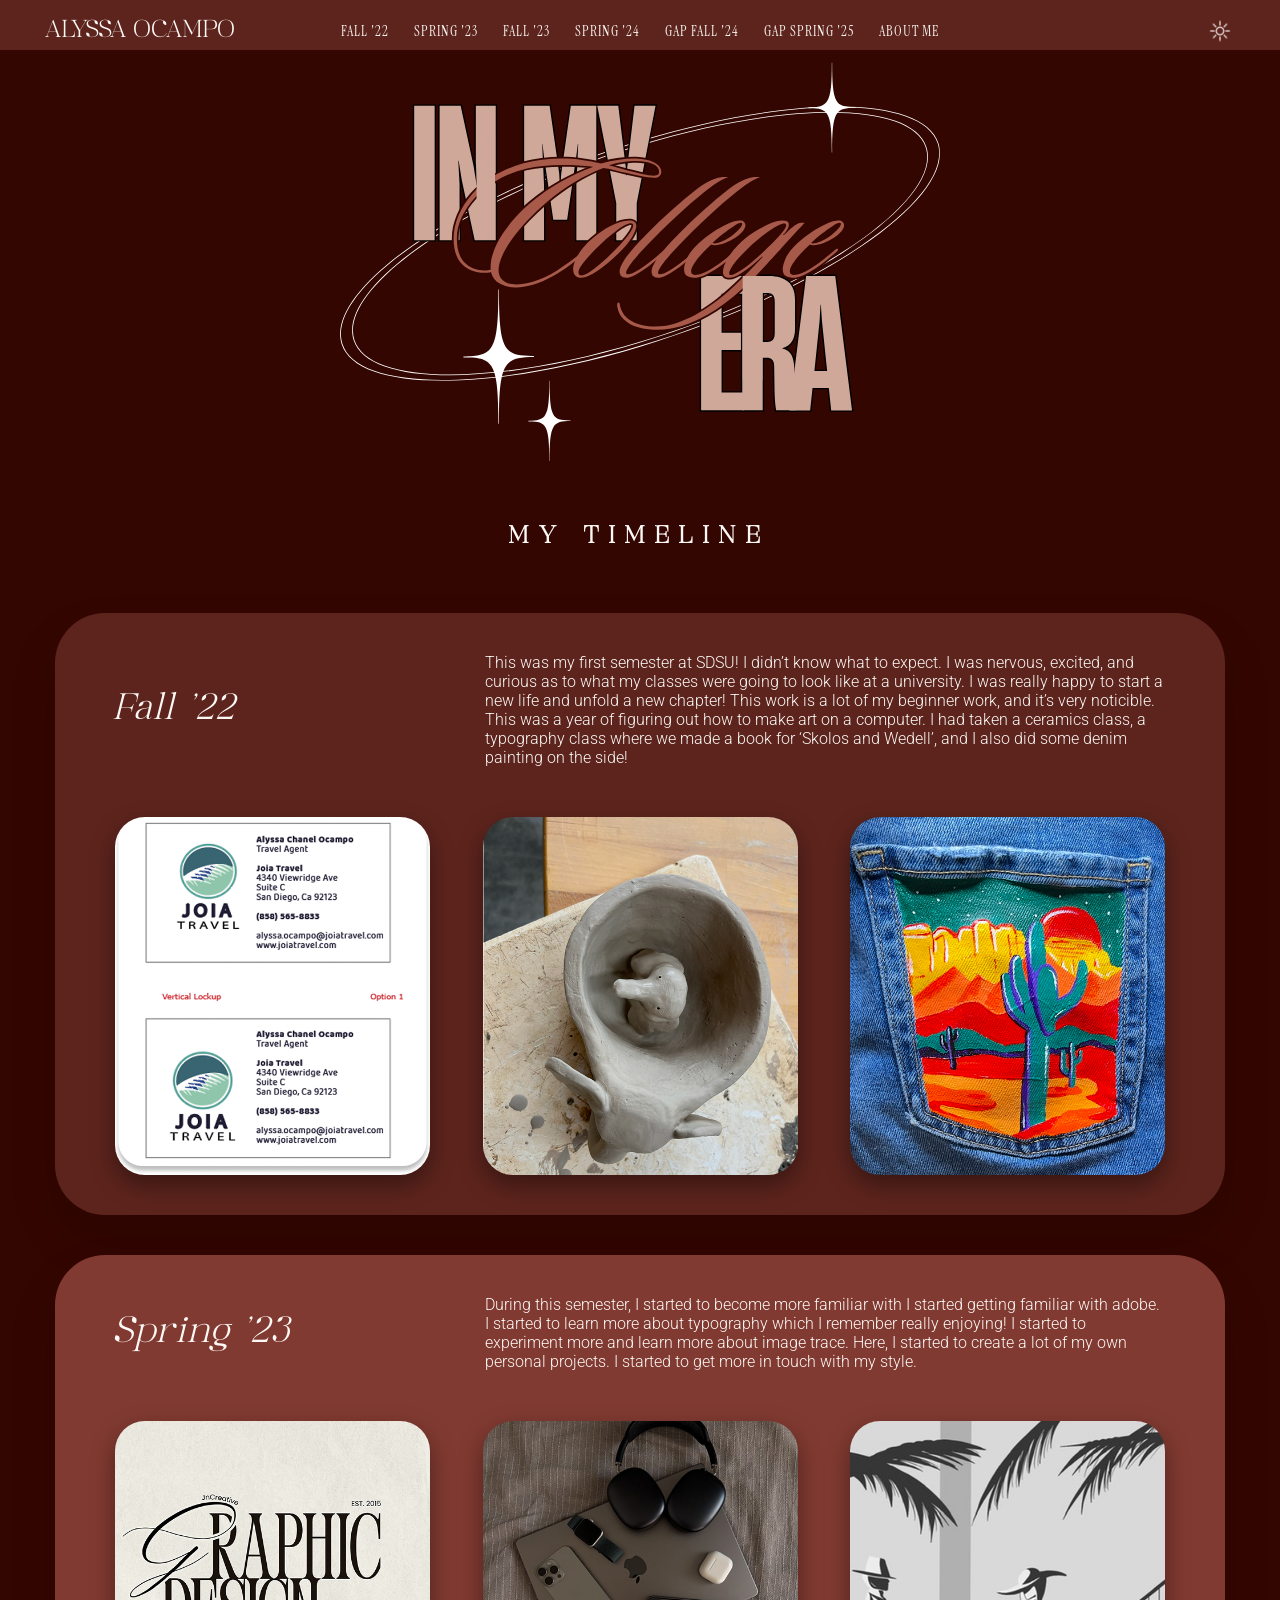
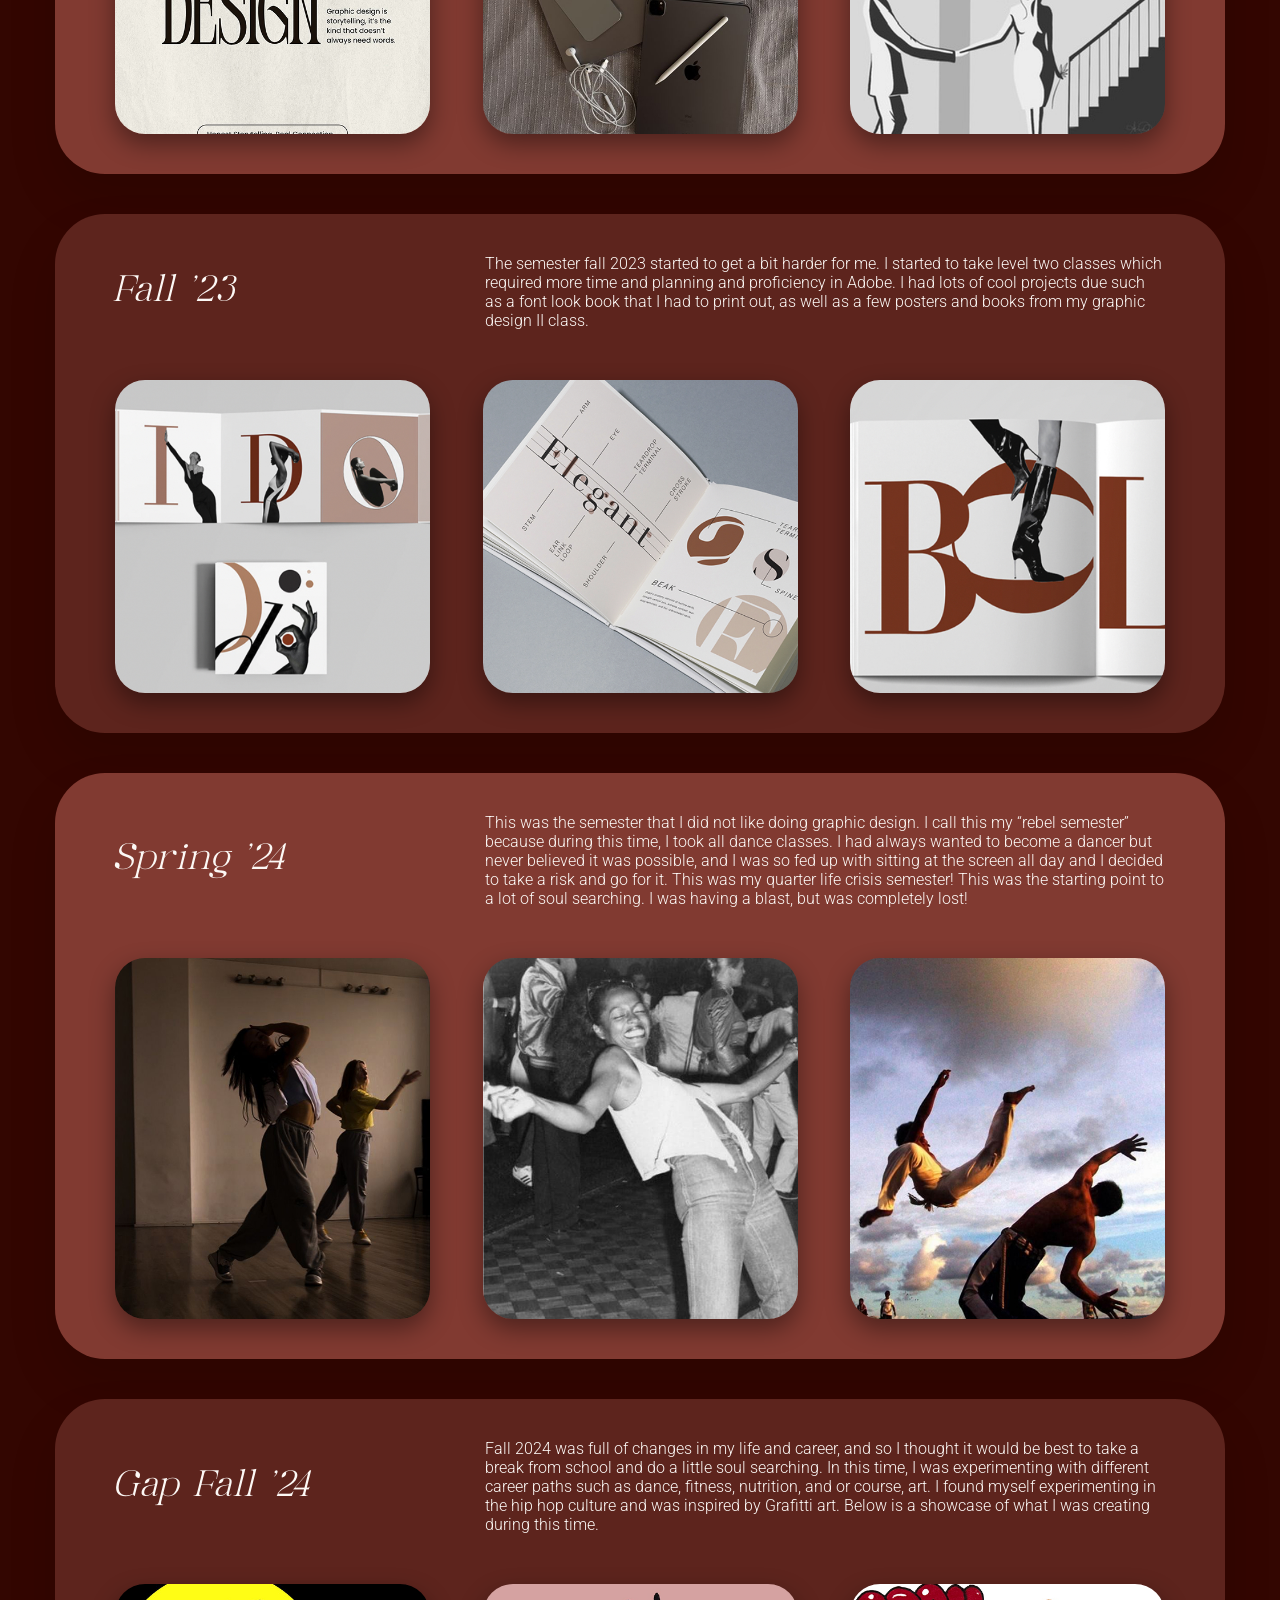
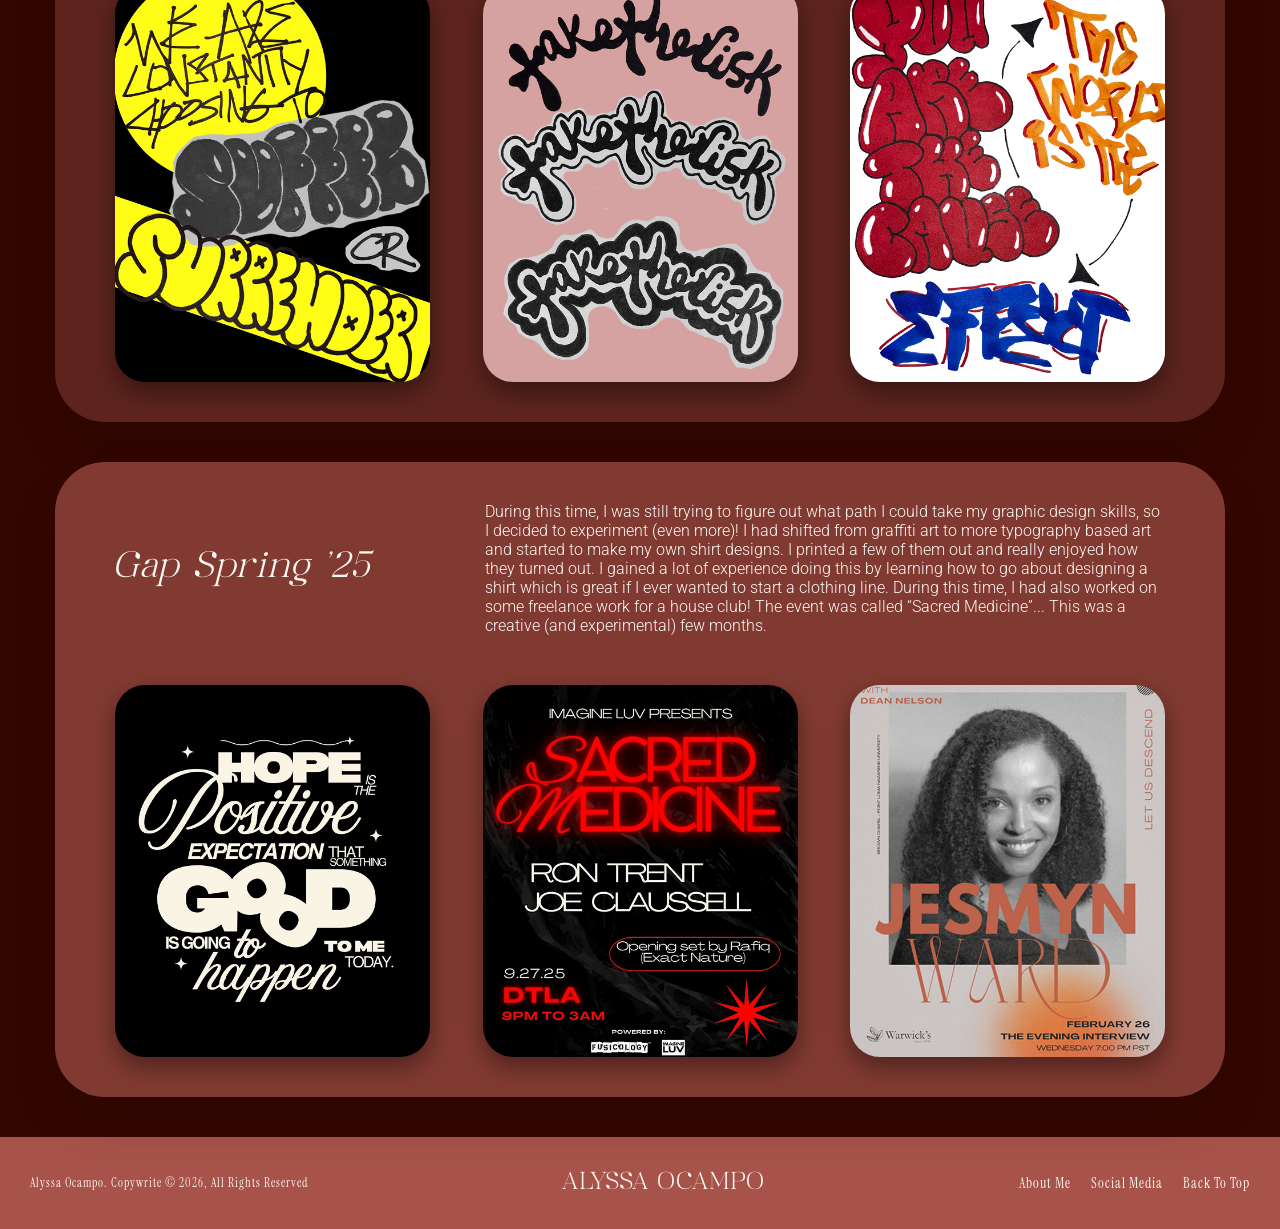
<file: index.html>
<!DOCTYPE html>
<html lang="en">
<head>
  <meta charset="UTF-8">
  <meta name="author" content="Art 444 Student Work">
  <meta name="viewport" content="width=device-width, initial-scale=1, shrink-to-fit=no">
 <title>Alyssa's Website</title>
  <link rel="stylesheet" href="css/styles.css" id="lightmode">
  <link rel="stylesheet" href="css/responsive.css">
</head>

<!--this is my nav bar...
add section titles-->
<body>

    <nav>
  <div class="nav-bar-container"> 

    <span class="headername">ALYSSA OCAMPO</span>

    <div class="nav-links">
      <a class="links" href="#section-1">FALL '22</a>
      <a class="links" href="#section-2">SPRING '23</a>
      <a class="links" href="#section-3">FALL '23</a>
      <a class="links" href="#section-4">SPRING '24</a>
      <a class="links" href="#section-5">GAP FALL '24</a>
      <a class="links" href="#section-6">GAP SPRING '25</a>
      <a class="button" href="about.html" target="_blank ">ABOUT ME</a>
    </div>

    <div class="nav-right">
      <div class="menu-toggle">
  <span></span>
  <span></span>
  <span></span>
</div>
      <img class="toggle darkmoon" onclick="toggletheme()" src="images/darkmoon.svg" alt="Dark moon">
    
    
    <img class="toggle lightsun" onclick="toggletheme()" src="images/brightmode.svg" alt="Dark moon">
    
    
    
    
    </div>

  </div>

<div class="dropdown">

  <div class="dropdown-style" id="topNav">
      <a href="#section-1">FALL '22</a>
      <a href="#section-2">SPRING '23</a>
      <a href="#section-3">FALL '23</a>
      <a href="#section-4">SPRING '24</a>
      <a href="#section-5">GAP FALL '24</a>
      <a href="#section-6">GAP SPRING '25</a>
      <a class="button" href="about.html" target="_blank ">ABOUT ME</a>
    </div>
</div>
</nav>



<!-- MAIN HEADER --> 
<section id="header" class="header">
  <div class="container">

   <img class="collegeera" src="images/in-my-college-era.svg" alt="College era vector">
   
   <img class="college-era-dark" src="images/college-era-dark.svg" alt="College era vector">
    
    <h1 class="main-timeline">MY TIMELINE</h1>
  
  </div>
</section>


<!-- FIRST SECTION 
 download images and name your images from figma... save as svg, put in root folder, follow example we did in class for the rest of my pics--> 
<section id="section-1">
  <div class="container-odd reveal">

<div class="headline">
    <h2>Fall '22</h2>
    <p> This was my first semester at SDSU! I didn’t know what to expect. I was nervous, excited, and curious as to what my classes were going to look like at a university. I was really happy to start a new life and unfold a new chapter! This work is a lot of my beginner work, and it’s very noticible. This was a year of figuring out how to make art on a computer. I had taken a ceramics class, a typography class where we made a book for ‘Skolos and Wedell’, and I also did some denim painting on the side! </p>
</div>

    <div class="gallery">
      <img class="gallery-image" src="images/project1.1.jpg" alt="Joia" loading="lazy"/>
      <img class="gallery-image" src="images/project1.2.jpg" alt="Elephant cup" loading="lazy"/>
      <img class="gallery-image" src="images/project1.3.jpg" alt="Jean painting" loading="lazy"/>
    </div>
  </div>
</section>

<!-- SECOND SECTION -->  
<section id="section-2">
  <div class="container-even reveal">

<div class="headline">    
  <h2>Spring '23</h2>
  <p>During this semester, I started to become more familiar with I started getting familiar with adobe. I started to learn more about typography which I remember really enjoying! I started to experiment more and learn more about image trace. Here, I started to create a lot of my own personal projects. I started to get more in touch with my style.</p>
</div>
   
    <div class="gallery">
      <img class="gallery-image" src="images/project2.1.jpg" alt="Aesthetic graphic design poster" loading="lazy"/>
      <img class="gallery-image" src="images/project2.2.jpg" alt="Aesthetic computer picture" loading="lazy"/>
      <img class="gallery-image" src="images/project2.3.jpg" alt="Procreate image black and white" loading="lazy"/>
    </div>
  </div>
</section>

<!-- THIRD SECTION -->  
<section id="section-3">
  <div class="container-odd reveal">

<div class="headline">
    <h2>Fall '23</h2>
    <p>The semester fall 2023 started to get a bit harder for me. I started to take level two classes which required more time and planning and proficiency in Adobe. I had lots of cool projects due such as a font look book that I had to print out, as well as a few posters and books from my graphic design II class. </p>
</div> 

    <div class="gallery">
      <img class="gallery-image" src="images/project3.1.jpg" alt="Didot lookbook page 1" loading="lazy"/>
      <img class="gallery-image" src="images/project3.2.jpg" alt="Didot lookbook page 2" loading="lazy"/>
      <img class="gallery-image" src="images/project3.3.jpg" alt="Didot lookbook page 3" loading="lazy"/>
    </div>
  </div>
</section>

<!-- FOURTH SECTION -->  
<section id="section-4">
  <div class="container-even reveal">

  <div class="headline"> 
    <h2>Spring '24</h2>
    <p>This was the semester that I did not like doing graphic design. I call this my “rebel semester” because during this time, I took all dance classes. I had always wanted to become a dancer but never believed it was possible, and I was so fed up with sitting at the screen all day and I decided to take a risk and go for it. This was my quarter life crisis semester! This was the starting point  to a lot of soul searching. I was having a blast, but was completely lost! </p>
  </div>

    <div class="gallery">
      <img class="gallery-image" src="images/project4.1.jpg" alt="Dancer in studio" loading="lazy"/>
      <img class="gallery-image" src="images/project4.2.jpg" alt="Dancer on dancefloor" loading="lazy"/>
      <img class="gallery-image" src="images/project4.3.jpg" alt="Dance Poster" loading="lazy"/>
    </div>
  </div>
</section>

<!-- FIFTH SECTION -->  
<section id="section-5">
  <div class="container-odd reveal">

<div class="headline">
    <h2>Gap Fall '24</h2>
    <p>Fall 2024 was full of changes in my life and career, and so I thought it would be best to take a break from school and do a little soul searching. In this time, I was experimenting with different career paths such as dance, fitness, nutrition, and or course, art. I found myself experimenting in the hip hop culture and was inspired by Grafitti art. Below is a showcase of what I was creating during this time.</p>
</div>

    <div class="gallery">
      <img class="gallery-image" src="images/project5.1.jpg" alt="Graffiti poster 1" loading="lazy"/>
      <img class="gallery-image" src="images/project5.2.jpg" alt="Graffiti poster 2" loading="lazy"/>
      <img class="gallery-image" src="images/project5.3.jpg" alt="Graffiti poster 3" loading="lazy"/>
    </div>
  </div>
</section>

<!-- SIXTH SECTION -->  
<section id="section-6">
  <div class="container-even reveal">

  <div class="headline">
      <h2>Gap Spring '25</h2>
      <p>During this time, I was still trying to figure out what path I could take my graphic design skills, so I decided to experiment (even more)! I had shifted from graffiti art to more typography based art and started to make  my own shirt designs. I printed a few of them out and really enjoyed how they turned out. I gained a lot of experience doing this by learning how to go about designing a shirt which is great if I ever wanted to start a clothing line. During this time, I had also worked on some freelance work for a house club! The event was called “Sacred Medicine”... This was a creative (and experimental) few months.</p>
  </div>

    <div class="gallery">
      <img class="gallery-image" src="images/project6.1.jpg" alt="Poster" loading="lazy"/>
      <img class="gallery-image" src="images/project6.2.jpg" alt="Sacred Medicine" loading="lazy"/>
      <img class="gallery-image" src="images/project6.3.jpg" alt="Jesmyn" loading="lazy"/>
    </div>
  </div>
</section>

<!-- FOOTER SECTION -->  
<footer>
  <div class="footer">


      <p class="copywrite">Alyssa Ocampo. Copywrite © 2026, All Rights Reserved</p>
      
    <span class="footername"> ALYSSA OCAMPO</span> 

    
    <div class="links"> 
    <a class="button" href="about.html">About Me</a>
    <a class="link" href="https://www.instagram.com/thealyssachanel/" target="_blank">Social Media</a>
    <a href="#">Back To Top</a>
   
  </div> 

  </div>
</footer>

<script src="js/script.js"></script>
</body>
</html>
</file>
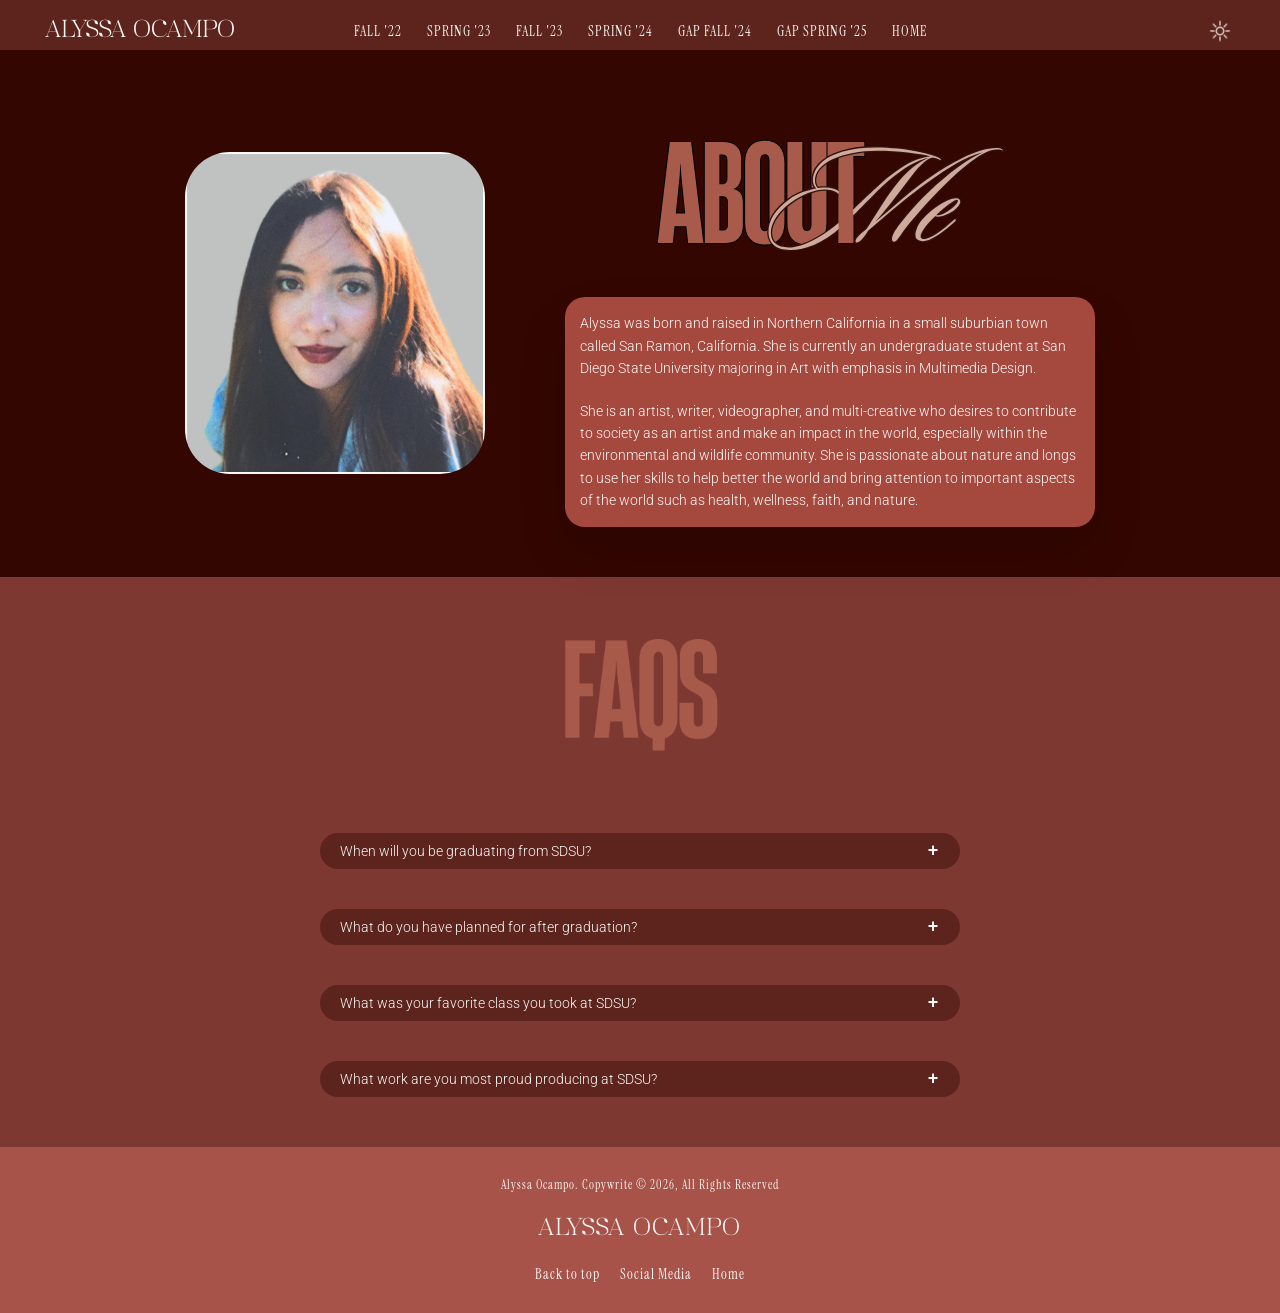
<file: about.html>
<!DOCTYPE html>
<html lang="en">
<head>
  <meta charset="UTF-8">
  <meta name="author" content="Art 444 Student About Page">
  <meta name="viewport" content="width=device-width, initial-scale=1, shrink-to-fit=no">
  <title>About Me</title>  
  <link rel="stylesheet" href="css/styles.css" id="lightmode">
  <link rel="stylesheet" href="css/responsive.css">
</head>

<body> 

    <nav>
  <div class="nav-bar-container"> 

    <span class="headername">ALYSSA OCAMPO</span>

    <div class="nav-links">
      <a class="links" href="index.html#section-1">FALL '22</a>
      <a class="links" href="index.html#section-2">SPRING '23</a>
      <a class="links" href="index.html#section-3">FALL '23</a>
      <a class="links" href="index.html#section-4">SPRING '24</a>
      <a class="links" href="index.html#section-5">GAP FALL '24</a>
      <a class="links" href="index.html#section-6">GAP SPRING '25</a>
      <a class="button" href="index.html" target="_blank ">HOME</a>
    </div>

    <div class="nav-right">
      <div class="menu-toggle">
  <span></span>
  <span></span>
  <span></span>
</div>
      <img class="toggle darkmoon" onclick="toggletheme()" src="images/darkmoon.svg" alt="Dark moon">
    
    <img class="toggle lightsun" onclick="toggletheme()" src="images/brightmode.svg" alt="Dark moon">
    
    
    </div>

  </div>

<div class="dropdown">

  <div class="dropdown-style" id="topNav">
      <a href="#section-1">FALL '22</a>
      <a href="#section-2">SPRING '23</a>
      <a href="#section-3">FALL '23</a>
      <a href="#section-4">SPRING '24</a>
      <a href="#section-5">GAP FALL '24</a>
      <a href="#section-6">GAP SPRING '25</a>
      <a class="button" href="index.html" target="_blank ">HOME</a>
    </div>
</div>
</nav>

<!-- MAIN HEADER --> 
<section id="about-section">

<div class="about-wrapper">

  <img src="images/pic-of-me.jpg" class= "me" alt="me">
   
  <div class="about-content-paragraphs">
   
      <img class="about-title" src="images/aboutmelight.svg" alt="about me title">

          <img class="about-title-dark" src="images/about-me-dark-mode.svg" alt="about me title">

      <div class="about-paragraphs">
        <p>Alyssa was born and raised in Northern California in a small suburbian town called San Ramon, California. She is currently an undergraduate student at San Diego State University majoring in Art with emphasis in Multimedia Design.</p>
        <p>She is an artist, writer, videographer, and multi-creative who desires to contribute to society as an artist and make an impact in the world, especially within the environmental and wildlife community. She is passionate about nature and longs to use her skills to help better the world and bring attention to important aspects of the world such as health, wellness, faith, and nature. </p>
      </div>

  </div>

  </div> 

<div class="group-about-title-right">
  
  
  </div>



</div>

</div>
  </section>    

<!-- FAQ SECTION -->  
<section id="faqs">
  <div class="container">

<img src="images/faqslight.svg" class= "faqtitle" alt="faqs">

   <div class="faq-right">
<details>
      <summary class="question">
  <span>When will you be graduating from SDSU?</span>
  <span class="icon"></span>
</summary>
      <p class="answer">I will be graduating San Diego State University Spring 2026.</p>
</details>

<details>

    <summary class="question">
  <span> What do you have planned for after graduation? </span>
  <span class="icon"></span>
</summary>
      <p class="answer">After graduating, I am going to prioritize traveling as well as some other side projects I've been working on. I am very excited to dedicate more time to them.</p>
</details>

<details>

  <summary class="question">
  <span> What was your favorite class you took at SDSU? </span>
  <span class="icon"></span>
</summary>
      <p class="answer">My favorite class I took at SDSU was Hip Hop! The teacher, Dyno, was amazing!</p>
</details>
      
<details>
  <summary class="question">
  <span> What work are you most proud producing at SDSU? </span>
  <span class="icon"></span>
</summary>
      <p class="answer">I am most proud of a cup I made in my ceramics class! It was an elephant mug!</p>
</details>

  </div>
</div>
</section>



<!-- FOOTER SECTION -->  
<footer>
  <div class="footer-about">

    <p class="copywrite">Alyssa Ocampo. Copywrite © 2026, All Rights Reserved</p>


    <span class="footername"> ALYSSA OCAMPO</span> 

  <div class="links-about">

      <a href="#">Back to top</a>
      <a class="link" href="https://www.instagram.com/thealyssachanel/" target="_blank">Social Media</a>
      <a class="button" href="index.html">Home</a>

  </div>

</div>

</footer>

<script src="js/script.js"></script>
</body>
</html>
</file>
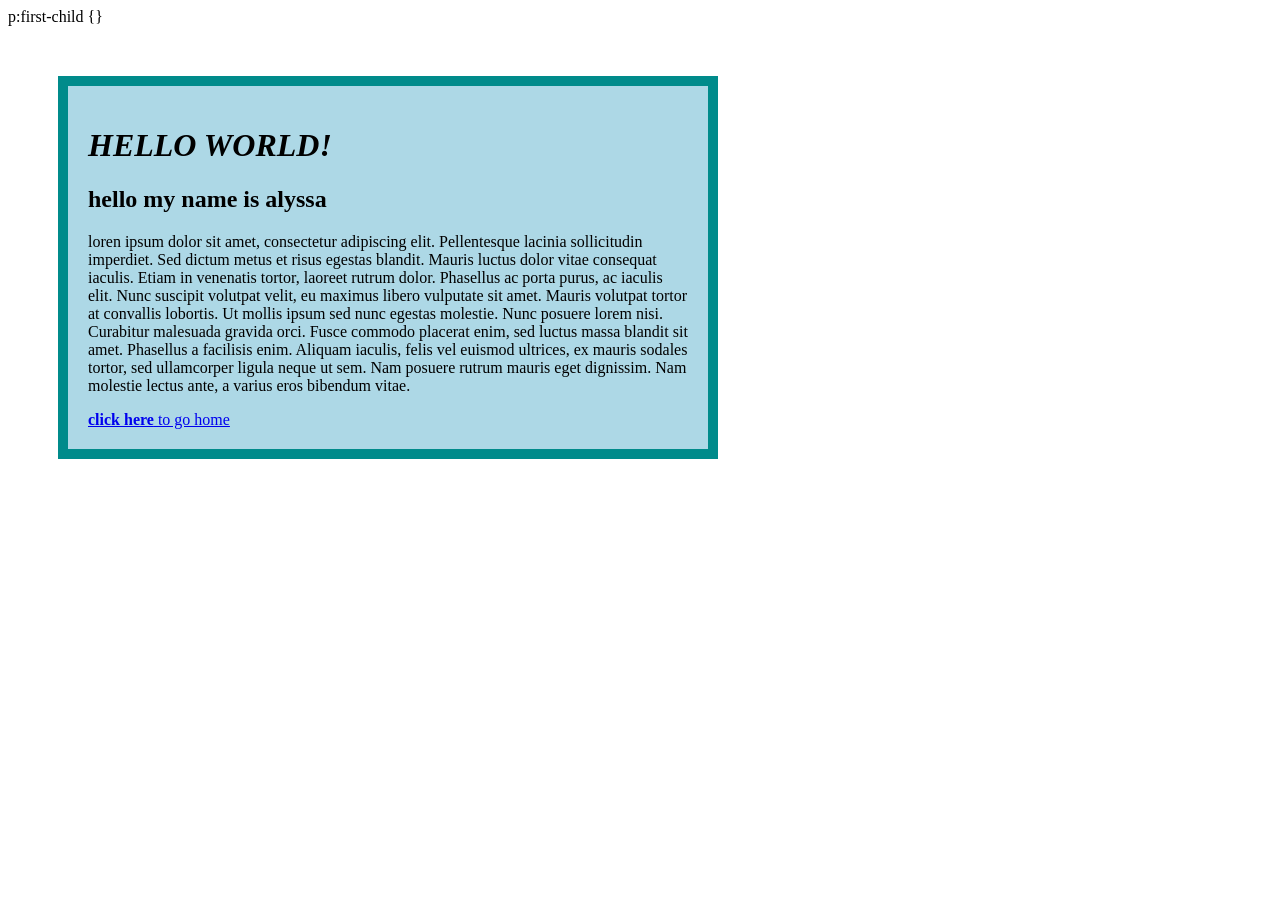
<file: practice.html>
<!DOCTYPE html>
<html lang="en">

<head>
  <meta charset="UTF-8">
  <meta name="author" content="Art 444 Student Practice">
  <meta name="viewport" content="width=device-width, initial-scale=1, shrink-to-fit=no">
  <title>HELLO WORLD</title>

  <link rel="stylesheet" href="css/">



</style>

p:first-child {}
</head>

<style>
  div.text-wrapper {

    width: 100vw;
    min-width: 100px;
    max-width: 600px;
    height: 100wh;
    background: LIGHTBLUE;
    margin: 50px;
    
    border: 10px solid darkcyan;
    padding: 20px;
  }

  div.text-wrapper p {
    width: 100%;

    
  }

  div.tag-text-wrapper h1 {
    margin: 0;
  }
</style>




<body>


  <div style=color:black;" id="wrapper" class="text-wrapper">
    <h1><i>HELLO WORLD!</i></h1>
    <h2>hello my name is alyssa</h2>
<p style="background; color: black"
    <p><span>loren ipsum</span>  dolor sit amet, consectetur adipiscing elit. Pellentesque lacinia sollicitudin imperdiet. Sed dictum metus et risus egestas blandit. Mauris luctus dolor vitae consequat iaculis. Etiam in venenatis tortor, laoreet rutrum dolor. Phasellus ac porta purus, ac iaculis elit. Nunc suscipit volutpat velit, eu maximus libero vulputate sit amet. Mauris volutpat tortor at convallis lobortis. Ut mollis ipsum sed nunc egestas molestie. Nunc posuere lorem nisi. Curabitur malesuada gravida orci. Fusce commodo placerat enim, sed luctus massa blandit sit amet. Phasellus a facilisis enim. Aliquam iaculis, felis vel euismod ultrices, ex mauris sodales tortor, sed ullamcorper ligula neque ut sem. Nam posuere rutrum mauris eget dignissim. Nam molestie lectus ante, a varius eros bibendum vitae.</p>


    <a href="index.html"><b>click here</b> to go home</a>


   


   
<!-- bfjhwbjbcejb-->
</body>

<section></section>
<nav></nav>

</html>
</file>
<file: css/styles.css>
/* CSS GOES HERE */


* {
margin: 0;
  padding: 0;
}

@font-face {
    font-family: 'maiken';
    src: url(../fonts/maiken.otf);
}

@font-face {
font-family: 'instrumentalserif';
    src: url(../fonts/instrumentalserif.ttf)
}

@font-face {
font-family: 'Roboto-Light.ttf';
    src: url(../fonts/Roboto-Light.ttf)
}

:root{
  --primary-bg-color: #CFA899;
  
}

h2 {font-family: 'maiken';}


html {
    font-family: 'Roboto-Light.ttf', sans-serif;
}
body {
  margin: 0;
	padding: 0;
	border: 0;
	font-size: 100%;
	vertical-align: baseline;
  background-color: #CFA899;
}

/* this is my name in the nav bar */
.headername {
  color:#5D241D;
  font-size: 20px;
  font-family: 'maiken';
  padding: 15px;
}

/* this affects the colege era logo*/ 

.container {
    width: 100%;
    max-width: 1700px;
    text-align: left;
    margin: 0 auto;}

  
h1 {
    font-size: 3em;
}
/* this is where the background color and height of my nav bar is */
nav {
background-color: #FCF8F5;
height: 50px;
position: relative;
}


.nav-bar-container {
  display: flex;
  align-items: center;
  justify-content: space-between;
  font-size: 14px;
  font-family: 'instrumentalserif';
  padding: 0 30px;
}

/* this is getting rid of the blue link */
nav a {text-decoration:none;
color:#5D241D;
}

 /* Hide hamburger on desktop */
.menu-toggle {
  display: none;
  flex-direction: column;
  justify-content: center;
  gap: 5px;
  cursor: pointer;
  size: 10px;
  transform: scale(0.8);
}




.menu-toggle span {
  width: 25px;
  height: 2px;
  background-color: #5D241D;
  transition: all 0.3s ease;
}

 .dropdown-style {
  display: flex;
  flex-direction: column;
  align-items: center;
  gap: 25px;
  background-color: #FCF8F5;
  padding: 25px 0;
  width: 100%;
}

.dropdown {
  display: none;
  position: absolute; /* 🔥 THIS IS THE KEY */
  left: 0;
  width: 100%;
  top: 50px;

}

.dropdown.active {
  display: block;
}



.nav-right {
  display: flex;
  align-items: left;
  gap: 15px;
  margin-left: auto;
}

.toggle {
  width: 40px;
  height: 40px;
}

.lightsun {
  display: none;
}

.nav-links {
  display: flex;
  gap: 25px;              /* space between links */
  position: absolute;     /* lets it truly center */
  left: 50%;
  letter-spacing: 1px;
}

.nav-links a {
  transition: opacity 0.2s ease;
}

.nav-links a:hover {
  opacity: 0.6;
}

.collegeera {
  width: 600px;
  display: block;
  margin: 0 auto;
}

.college-era-dark {
  display: none;
  
}

.main-timeline {
  font-family: 'maiken', serif;
  font-size: 40px;
  text-align: center;
  margin-top: 60px; /*space below "college era" */
  margin-bottom:60px; /*space above first section */
  color: #FCF8F5;
  letter-spacing: 10px;

}

.headline h2 {
  font-family: 'maiken', serif;
  font-size: 30px;
  font-weight: 400;
  font-style: italic;
  margin: 0;
  align-items: center;
  color: #5D241D;
  letter-spacing: 2px;
}
/*this is the paragraph*/

.headline {
  display: grid;
  grid-template-columns: 1fr 2fr;
  gap: 30px;   
  align-items: center;
  margin-bottom: 50px;
  font-family: 'Roboto-Light.ttf';
}

.container-odd,
.container-even {
  max-width: 1050px;  /*this is the boxes behind*/      
  margin: 40px auto;       /* space between sections */
  padding: 40px 60px;     /* internal spacing */
  border-radius: 50px;
  box-shadow: 0 25px 50px rgba(0, 0, 0, 0.12);
}


/*these are the images*/

.gallery {
  display: flex;
  flex-wrap: wrap;
  gap:20px;
  justify-content: space-between;
}

/*this affects the individual images themselves (rounded corners etc) */

.gallery-image {
  border-radius: 30px;
  object-fit: cover;
  box-shadow: 0 10px 25px rgba(0, 0, 0, 0.1);
  width: 30%;
}

.container-even {
  background-color: #efe4dc;
}

.container-odd {
  background-color: #ECC9BC;
}

.copywrite {
  font-family: 'instrumentalserif';
  color: #5D241D;
  font-size: 12px;
  display: flex;
}


.footername {

  font-family:'maiken';
  color:#5D241D;
  font-size: 20px;}

.links {

  font-family:'instrumentalserif';
  color:#5D241D;
  font-size: 14px;
  display: flex;
  gap: 20px;

}

.links a {
  text-decoration: none;
  color: #5D241D;
}
/* the color behind */
.footer {
    background-color: #E5DAD1;
    padding: 30px;
    height: auto;
    display: flex;
    justify-content:space-between;
    align-items: center;
    letter-spacing: 1px;
  
  }

  .collegeera {
  width: 600px;
  display: block;
  margin: 0 auto;
  transition: transform 0.3s ease; /* smooth animation */
}

.collegeera:hover {
  transform: scale(1.05); /* zoom in slightly */
  cursor: pointer;
}

.gallery-image {
  border-radius: 30px;
  object-fit: cover;
  box-shadow: 0 10px 25px rgba(0, 0, 0, 0.1);
  width: 30%;
  transition: transform 0.4s ease, box-shadow 0.4s ease;
}

.gallery-image:hover {
  transform: translateY(-10px) scale(1.05);
  box-shadow: 0 25px 50px rgba(0, 0, 0, 0.25);
  cursor: pointer;
}

.gallery:hover .gallery-image {
  opacity: 0.5;
}

.gallery .gallery-image:hover {
  opacity: 1;
}

.reveal {
  opacity: 0;
  transform: translateY(40px);
  transition: all 0.8s ease;
}

.reveal.active {
  opacity: 1;
  transform: translateY(0);
}











/* ABOUT PAGE*/


.dropdown-style {
  display: flex;
  flex-direction: column;
  align-items: center;
  gap: 25px;
  background-color: #FCF8F5;
  padding: 25px 0;
  width: 100%;
}

.dropdown {
  display: none;
  position: absolute; /* 🔥 THIS IS THE KEY */
  left: 0;
  width: 100%;
  top: 50px;

}

.dropdown.active {
  display: block;
}


.menu-toggle {
  display: none;
}

.nav-right {
  display: flex;
  align-items: center;
  gap:15px;
}

.main-nav-about {
  background-color: #FCF8F5;
  height: 80px;
}

.nav-links {
  display: flex;
  gap: 25px;              /* space between links */
  position: absolute;     /* lets it truly center */
  left: 50%;
  letter-spacing: 1px;
}



.nav-links {
  display: flex;
  gap: 25px;
  position: absolute;
  left: 50%;
  transform: translateX(-50%);
  letter-spacing: 1px;
}

nav {
  background-color: #FCF8F5;
  height: 50px;
  position: relative;
}


.main-nav a {
  text-decoration: none;
  color: #5D241D;
}

.darkmoon {
  width: 50px;
  height: 50px;
}




#about-section {
  background-color: #CFA899;
  padding: 50px 0;              /*this is the space between the nav bar and about me*/
  display: flex;
  justify-content: center;
}

.about-wrapper {
  display: flex;
  flex-direction: row; /* 🔥 FIX */
  align-items: center;
  justify-content: center;
  gap: 80px;
}

.group-about-title-right {
  display:flex;
  flex-direction: column;
}

.about-title {
  display:block;
}

.about-title-dark {
  display: none;
}

.me {
  width: 500px;
  border-radius: 45px;
  justify-content: center;
  align-items: center;
}

.about-paragraphs {
  max-width: 400px;
  font-family: 'Roboto-Light.ttf';
  line-height: 1.6;
  border-radius: 20px;
  padding: 20px;
  margin: 0px;
  background-color: #F5E1D9;
  font-size: 13px;
  display: flex;
    flex-direction: column;
    gap: 20px;
    box-shadow: 0 25px 50px rgba(0, 0, 0, 0.12);
}

.about-content-paragraphs {
  flex-flow:column;
  display: flex;
}
.faqheading {
  width: 500px;
  margin-bottom: 30px;
}

/* faq sections*/

#faqs {
background-color: #ECC9BC;
padding: 100px 0;
padding: 20px;
}

#faqs .container {
  display: flex;
  justify-content: center;  /*this is the background of FAQS*/
  align-items: flex-start;
  max-width: 1100px;
  margin: 0 auto;
}












/*faqs TITLE*/

.faqtitle {
  width: 300px;
height: auto;
}

details {
width: 100%;
margin-bottom: 20px;
padding: 10px;
}

/* this is removing the default arrow on my page*/
summary {
  list-style: none;
  cursor: pointer;
}

/* This is styling the bubble questions*/
.question {
background-color: #FCF8F5;
padding: 10px 20px;
border-radius: 30px;
text-align: center;
font-size: 14px;
width: 800px;
display: flex;
align-items: center;
}

.question {
  width: 100%;
  max-width: 600px;
  margin: 0 auto;   /* 🔥 centers the pill */
  text-align: center;
  color: #FCF8F5;
}

.question:hover {
  background-color: #A5493F;
}

/* this is styling my ANSWER */
.answer {
  width: 100%;
  max-width: 600px;
  margin: 0 auto;         
  text-align: center;
  font-size: 13px;
  padding: 15px 20px;
  color:#FCF8F5;
}

.faq-right {
  flex: 1;
}


/* this is removing the default arrow on my page*/
summary {
  list-style: none;
  cursor: pointer;
}

/* This is styling the bubble questions*/

.icon::after {
  content: "\002B"; /* + */
}

details[open] .icon::after {
  content: "\2212"; /* real minus */
}

/* vertical line */
.icon::after {
  content: "+";
  font-size: 18px;
  color: #5D241D;
  font-family: Arial, sans-serif;
  font-weight: bold;
}

.icon {
  display: flex;
  align-items: center;
  justify-content: center;
  width: 20px;
}

/* ICON BASE */
.icon {
  width: 14px;
  height: 14px;
  position: relative;
  color: #5D241D;
}


.question {
  width: 100%;
  max-width: 600px;
  margin: 0 auto;   /* 🔥 centers the pill */
  text-align: center;
  color: #5D241D;
  display: flex;
  position: relative;
  background-color: #FCF8F5;
}

.question {

padding: 10px 20px;
border-radius: 30px;
text-align: center;
font-size: 14px;
width: 800px;
justify-content: space-between;
align-items: center;
margin: 0 auto;   /* 🔥 centers the pill */
  
}

.question:hover {
  background-color: #e8ded7;
}

/* this is styling my ANSWER */
.answer {
  width: 100%;
  max-width: 600px;
  margin: 0 auto;         
  text-align: center;
  font-size: 13px;
  padding: 15px 20px;
  color:#5D241D;
}

.faq-right {
  flex: 1;
}

/* footer */

.footername {

  font-family:'maiken';
  color:#5D241D;
  font-size: 18px;}

.links-about {

  font-family:'instrumentalserif';
  color:#5D241D;
  font-size: 14px;
  display: flex;
  gap: 20px;
}

.links-about a {
  text-decoration: none;
  color: #5D241D;
}
/* the color behind */
.footer-about {
    background-color: #E5DAD1;
    padding: 30px;
    height: auto;
    display: flex;
    justify-content:space-between;
    align-items: center;
    letter-spacing: 1px;
  }
</file>
<file: css/responsive.css>
/* TABLET VIEW */
@media only screen and (max-width:992px) {
.collegeera {
    width: 400px;
  }

  .college-era-dark {
        width: 400px;
  }

.menu-toggle {
  display: flex !important;
}

  .toggle {
    width: 50px;
    height: 50px;
  }

  .nav-links {
  display: none; /* hide by default */
  flex-direction: column;
  background: #FCF8F5;
  position: absolute;
  top: 80px;
  left: 0;
  width: 100%;
  padding: 20px 0;
  gap: 15px;
  text-align: center;
}

  .nav-links.active {
  opacity: 1;
  transform: translateY(0);
  pointer-events: auto;
}

.nav-right {
  display: flex;
  align-items: center;
  gap: 10px;
}

.dropdown-style {
display: flex;
flex-direction: column;
gap: 30px;
align-items: center;
padding: 20px;
position: absolute;
width: 100%;
font-size: px;

}




  .main-timeline {
    font-size: 30px;
    letter-spacing: 5px;
  }

  .headline {
  grid-template-columns: 1fr;
  text-align: center;
}

.headline p {
  max-width: 500px;
  margin: 0 auto;
  line-height: 1.6;
}

  .container-odd,
  .container-even {
    padding: 25px;
    border-radius: 30px;
  }

  .gallery {
  display: flex;
  flex-wrap: wrap;
  gap:20px;
  justify-content: space-between;
}

/*this affects the individual images themselves (rounded corners etc) */

.gallery-image {
  border-radius: 30px;
  object-fit: cover;
  box-shadow: 0 10px 25px rgba(0, 0, 0, 0.1);
  width: 30%;
  gap: 20px;
}
  
  section {
    padding: 0 30px;
  }

  .footer {
    flex-direction: column;
    gap: 15px;
    text-align: center;
  }

  .menu-toggle.active span:nth-child(1) {
  transform: rotate(45deg) translate(5px, 5px);
}

.menu-toggle.active span:nth-child(2) {
  opacity: 0;
}

.menu-toggle.active span:nth-child(3) {
  transform: rotate(-45deg) translate(5px, -5px);
}



  /* about tablet*/

    /* hide center nav links */
  .nav-links {
    display: none;
  }

  /* show hamburger menu */
  .menu-toggle {
    display: block;
    font-size: 28px;
    cursor: pointer;
  }

  /* keep moon + toggle aligned right */
  .nav-right {
    display: flex;
    align-items: center;
    gap: 12px;
  }

  /* slightly smaller name */
  .headername {
    font-size: 18px;
  }

}

/* MOBILE VIEW */
@media only screen and (max-width: 370px) {

  .collegeera {
    width: 250px;
  }

  .college-era-dark {
    width: 250px;
  }


  .main-timeline {
    font-size: 16px;
    letter-spacing: 5px;
    margin: 5px;
  }

  .headername {
    font-size: 16px;
   }

  .headline {
    grid-template-columns: 1fr;
    text-align: center;
    gap: 15px;
  }

  .container-odd,
  .container-even {
    padding: 25px;
    border-radius: 30px;
  }

  .gallery {
    flex-direction: column;
    justify-content: center;    
    display:flex;
    width: 100%;
  }

  .gallery-image {
    width: 100%; /* one image per row */
  }

  /* NAVIGATION */

  .menu-toggle {
    display: flex;
    font-size: 22px;
    cursor: pointer;
    align-items: center;
    line-height: 1;
    height: 40px;
  }

  .headline {
    font-size: 14px;
  }

  section {
    padding: 0 30px;
  }

  .nav-links {
  
    flex-direction: column;
    background: #FCF8F5;
    position: absolute;
    top: 80px;
    left: 0;
    width: 100%;
    padding: 20px;
    gap: 15px;
    text-align: center;
  }

  .nav-links.active {
    display: flex;
  }

  .footer {
    flex-direction: column;
    gap: 15px;
    text-align: center;
  }


      .nav-right {
        position: absolute;
        right: 30px;
        top: 50%;
        transform: translateY(-50%);
        display: flex;
        align-items: center;
        gap: 15px;
    }

  
}






    
.main-nav-about {
  background-color: #FCF8F5;
  height: 80px;
}

.nav-bar-container {
  display: flex;
  align-items: center;
  justify-content: space-between;
  padding: 0 30px;
  font-size: 14px;
  font-family: 'instrumentalserif';
  position: relative;
}


.nav-links {
  gap: 25px;
  position: absolute;
  left: 50%;
  transform: translateX(-50%);
  letter-spacing: 1px;
}

.me {
  width: 300px;
}

.about-title {
  width: 240px;
}

.about-title-dark {
    width: 240px;
}

.about-paragraphs {
  max-width: 280px;
  font-size: 12px;
  padding: 15px;
}

#faqs .container{
  flex-direction: column;
  align-items: center;
  text-align: center;
}

.menu-toggle-about {
    display: flex;
    font-size: 22px;
    cursor: pointer;
    align-items: center;
    line-height: .5;
    height: 20px;
  }

  

.main-timeline {
  font-family: 'maiken', serif;
  font-size: 20px;
  text-align: center;
  margin-top: 60px; /*space below "college era" */
  margin-bottom:60px; /*space above first section */
  color: #FCF8F5;
  letter-spacing: 10px;

}







@media only screen and (max-width:992px) {

  .me {
width: 50%;
  }

.about-content-paragraphs {
width: 50%;
}

.about-wrapper{
    flex-direction: column;
    text-align: center;
    gap: 40px;
  }
}

.about-content-paragraphs{
  align-items:center;
}

.about-title{
  width:350px;
}

.about-title-dark {
    width: 350px;
}

.about-paragraphs{
  max-width:500px;
  width:110%;
  font-size:14px;
}

#faqs .container{
  flex-direction:column;
  align-items:center;
  text-align:center;
}

.faqtitle{
  width:200px;
  margin-bottom:40px;
}

.faq-right{
  width:100%;
  display:flex;
  flex-direction:column;
  align-items:center;
}

.question{
  width:90%;
  max-width:600px;
}

.answer{
  width:90%;
  max-width:600px;
  text-align:left;
}

.question {
        width: 90%;
        margin: 0 auto;
    }

    /* FOOTER */

.footer-about{
  flex-direction:column;
  gap:20px;
  text-align:center;
}

.links-about{
  justify-content:center;
}
</file>
